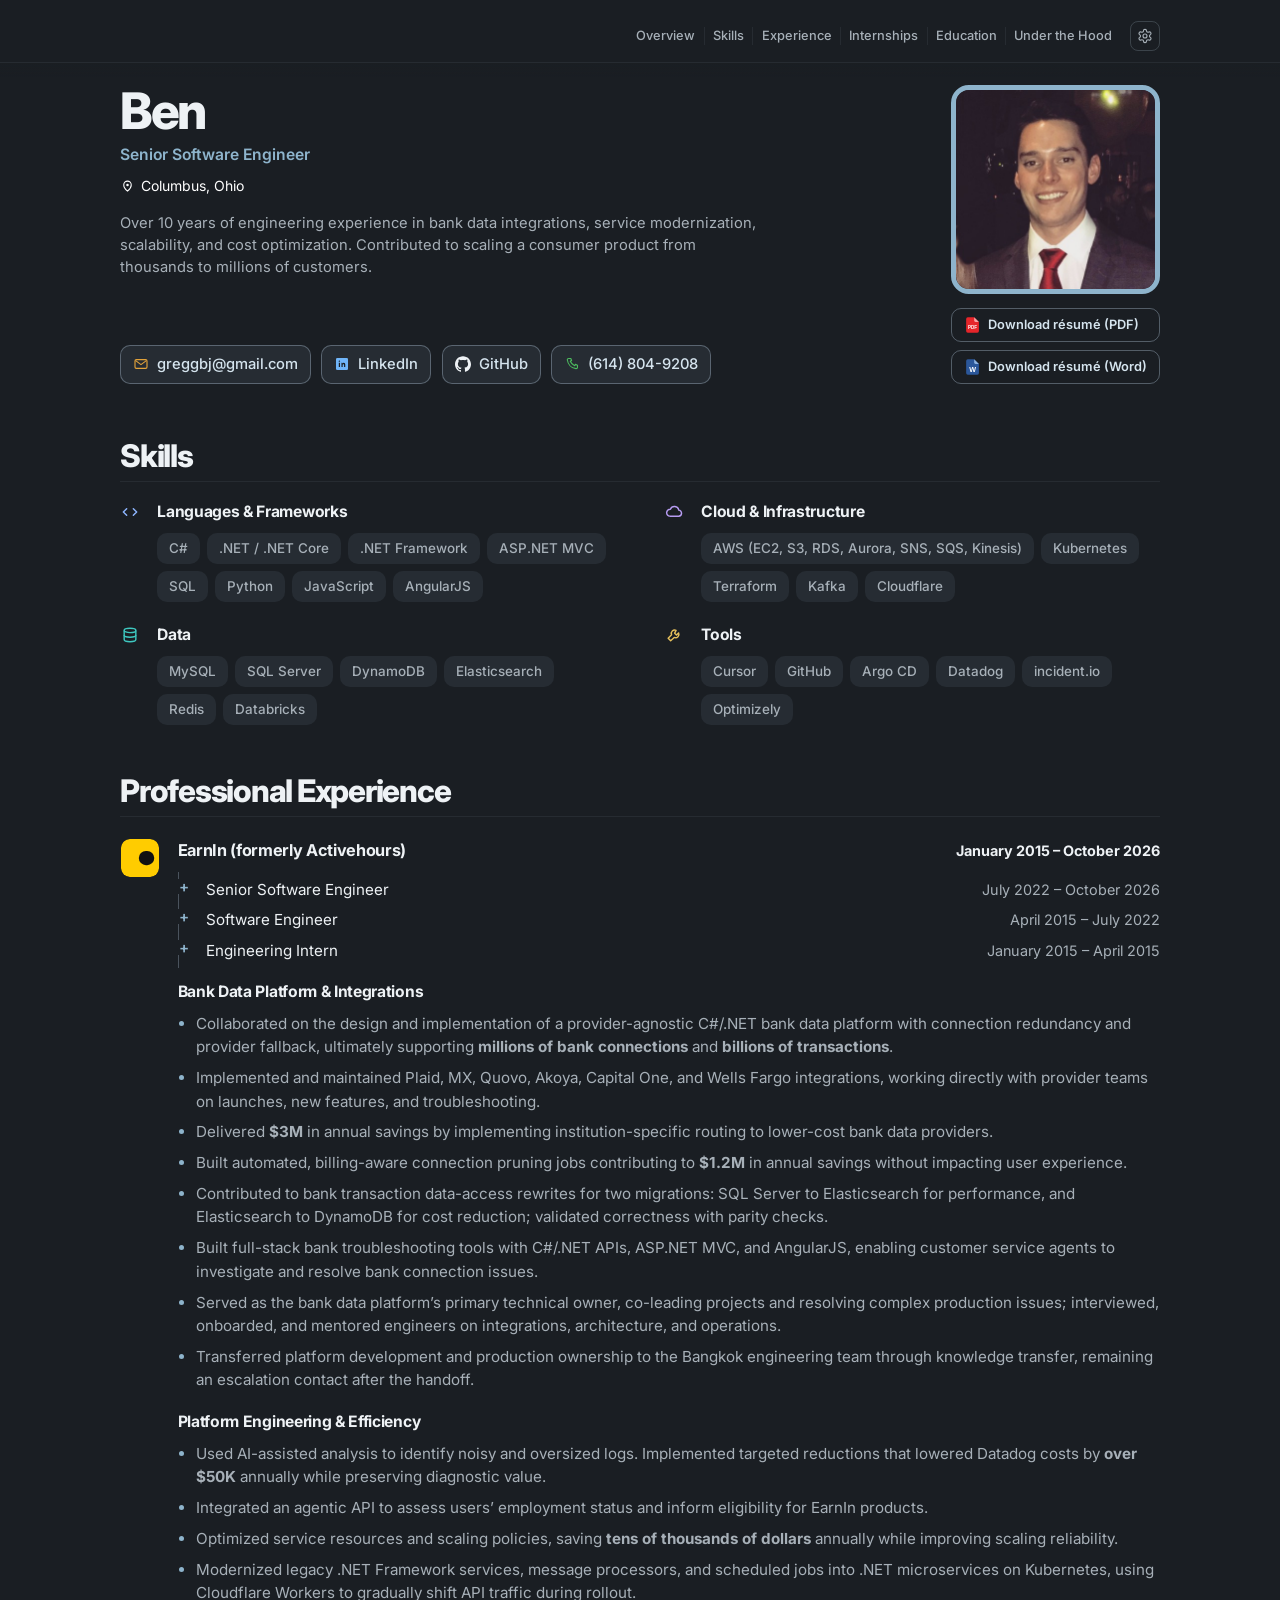
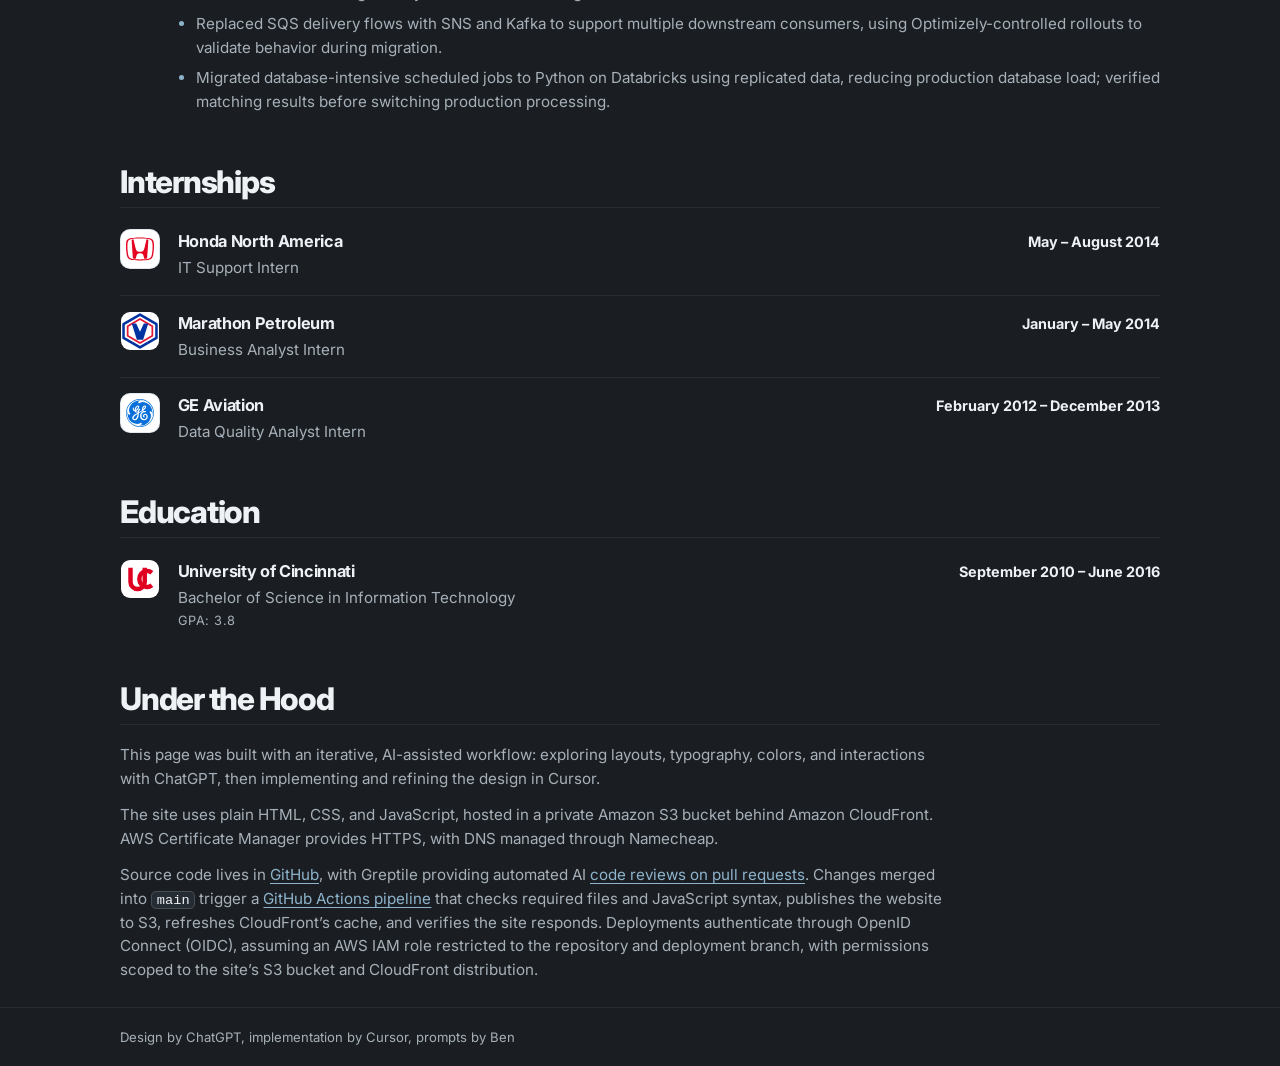
<file: index.html>
<!DOCTYPE html>
<html lang="en">
  <head>
    <meta charset="UTF-8" />
    <meta name="viewport" content="width=device-width, initial-scale=1.0" />
    <title>Benjamin Gregg — Senior Software Engineer</title>
    <meta
      name="description"
      content="Benjamin Gregg is a senior software engineer in Columbus, Ohio. He helped scale EarnIn from thousands to millions of customers."
    />
    <link rel="canonical" href="https://whoisben.dev/" />
    <meta property="og:type" content="profile" />
    <meta property="og:title" content="Benjamin Gregg — Senior Software Engineer" />
    <meta
      property="og:description"
      content="Benjamin Gregg is a senior software engineer in Columbus, Ohio. He helped scale EarnIn from thousands to millions of customers."
    />
    <meta property="og:url" content="https://whoisben.dev/" />
    <meta property="og:image" content="https://whoisben.dev/images/portraits/portrait.jpg" />
    <meta property="og:image:alt" content="Portrait of Benjamin Gregg" />
    <meta property="profile:first_name" content="Benjamin" />
    <meta property="profile:last_name" content="Gregg" />
    <meta name="twitter:card" content="summary" />
    <meta name="twitter:title" content="Benjamin Gregg — Senior Software Engineer" />
    <meta
      name="twitter:description"
      content="Benjamin Gregg is a senior software engineer in Columbus, Ohio. He helped scale EarnIn from thousands to millions of customers."
    />
    <meta name="twitter:image" content="https://whoisben.dev/images/portraits/portrait.jpg" />
    <meta name="theme-color" content="#1a1e23" />
    <script>
      try {
        if (localStorage.getItem("whoisben-theme") === "light") {
          document.documentElement.dataset.theme = "light";
          document.querySelector('meta[name="theme-color"]').setAttribute("content", "#eef1f4");
        }
      } catch {}
    </script>
    <link rel="icon" href="favicon.png" type="image/png" />
    <link rel="apple-touch-icon" href="favicon.png" />
    <link rel="preconnect" href="https://fonts.googleapis.com" />
    <link rel="preconnect" href="https://fonts.gstatic.com" crossorigin />
    <link
      href="https://fonts.googleapis.com/css2?family=Inter:wght@400;500;600;700;800&display=swap"
      rel="stylesheet"
    />
    <link rel="stylesheet" href="styles.css" />
  </head>
  <body>
    <a class="skip-link" href="#main">Skip to content</a>
    <header class="site-header">
      <div class="container header-inner">
        <nav class="section-nav" aria-label="Sections">
          <button
            type="button"
            class="nav-toggle"
            id="nav-toggle"
            aria-label="Open menu"
            aria-expanded="false"
            aria-controls="section-nav-panel"
          >
            <svg viewBox="0 0 24 24" aria-hidden="true">
              <path
                fill="none"
                stroke="currentColor"
                stroke-width="1.7"
                stroke-linecap="round"
                d="M4 7h16M4 12h16M4 17h16"
              />
            </svg>
          </button>
          <div class="section-nav-links" id="section-nav-panel">
            <a href="#top">Overview</a>
            <a href="#skills">Skills</a>
            <a href="#experience">Experience</a>
            <a href="#internships">Internships</a>
            <a href="#education">Education</a>
            <a href="#under-the-hood">Under the Hood</a>
          </div>
        </nav>
        <div class="settings">
          <button
            type="button"
            class="settings-toggle"
            id="settings-toggle"
            aria-label="Settings"
            aria-expanded="false"
            aria-controls="settings-menu"
          >
            <svg viewBox="0 0 24 24" aria-hidden="true">
              <path
                fill="none"
                stroke="currentColor"
                stroke-width="1.7"
                stroke-linecap="round"
                stroke-linejoin="round"
                d="M12.2 2h-.4a2 2 0 0 0-2 2v.18a2 2 0 0 1-1 1.73l-.43.25a2 2 0 0 1-2 0l-.15-.08a2 2 0 0 0-2.73.73l-.22.38a2 2 0 0 0 .73 2.73l.15.1a2 2 0 0 1 1 1.72v.51a2 2 0 0 1-1 1.74l-.15.09a2 2 0 0 0-.73 2.73l.22.38a2 2 0 0 0 2.73.73l.15-.08a2 2 0 0 1 2 0l.43.25a2 2 0 0 1 1 1.73V20a2 2 0 0 0 2 2h.4a2 2 0 0 0 2-2v-.18a2 2 0 0 1 1-1.73l.43-.25a2 2 0 0 1 2 0l.15.08a2 2 0 0 0 2.73-.73l.22-.39a2 2 0 0 0-.73-2.73l-.15-.08a2 2 0 0 1-1-1.74v-.5a2 2 0 0 1 1-1.74l.15-.09a2 2 0 0 0 .73-2.73l-.22-.38a2 2 0 0 0-2.73-.73l-.15.08a2 2 0 0 1-2 0l-.43-.25a2 2 0 0 1-1-1.73V4a2 2 0 0 0-2-2z"
              />
              <circle
                cx="12"
                cy="12"
                r="3"
                fill="none"
                stroke="currentColor"
                stroke-width="1.7"
              />
            </svg>
          </button>
          <div class="settings-menu" id="settings-menu" hidden>
            <span class="settings-label" id="settings-theme-label">Theme</span>
            <div class="theme-switch" role="radiogroup" aria-labelledby="settings-theme-label">
              <button type="button" class="theme-option" role="radio" data-theme-choice="light" aria-checked="false" tabindex="-1">
                Light
              </button>
              <button type="button" class="theme-option" role="radio" data-theme-choice="dark" aria-checked="true" tabindex="0">
                Dark
              </button>
            </div>
          </div>
        </div>
      </div>
    </header>

    <main id="main" tabindex="-1">
      <section class="intro container" id="top">
        <div class="intro-copy">
          <h1>Ben</h1>
          <p class="role">Senior Software Engineer</p>
          <p class="location">
            <a href="https://maps.google.com/?q=Columbus,+Ohio" target="_blank" rel="noopener noreferrer">
              <svg viewBox="0 0 24 24" aria-hidden="true">
                <path
                  fill="none"
                  stroke="currentColor"
                  stroke-width="1.7"
                  stroke-linejoin="round"
                  d="M12 21s6-5.2 6-10a6 6 0 1 0-12 0c0 4.8 6 10 6 10Z"
                />
                <circle cx="12" cy="11" r="2" fill="currentColor" stroke="none" />
              </svg>
              Columbus, Ohio
              <span class="visually-hidden"> (opens in a new tab)</span>
            </a>
          </p>
          <p class="summary">
            Over 10 years of engineering experience in bank data
            integrations, service modernization, scalability, and cost
            optimization. Contributed to scaling a consumer product from
            thousands to millions of customers.
          </p>
          <address>
          <ul class="contact">
            <li>
              <a href="mailto:greggbj@gmail.com">
                <svg class="icon-email" viewBox="0 0 24 24" aria-hidden="true">
                  <rect
                    x="3"
                    y="5.5"
                    width="18"
                    height="13"
                    rx="2"
                    fill="none"
                    stroke="currentColor"
                    stroke-width="1.7"
                  />
                  <path
                    d="m4 7 8 6 8-6"
                    fill="none"
                    stroke="currentColor"
                    stroke-width="1.7"
                    stroke-linejoin="round"
                  />
                </svg>
                greggbj@gmail.com
              </a>
            </li>
            <li>
              <a
                href="https://www.linkedin.com/in/benjamin-gregg/"
                target="_blank"
                rel="noopener noreferrer"
              >
                <svg class="icon-linkedin" viewBox="0 0 24 24" aria-hidden="true">
                  <rect x="3" y="3" width="18" height="18" rx="2" fill="currentColor" />
                  <path
                    class="linkedin-ink"
                    d="M7.2 10.2H9v6.3H7.2v-6.3ZM8.1 6.6a1.1 1.1 0 1 1 0 2.2 1.1 1.1 0 0 1 0-2.2ZM10.6 10.2h1.7v.9h.1c.2-.4 1-1 2-1 2.1 0 2.5 1.4 2.5 3.2v3.2h-1.8v-2.8c0-.7 0-1.5-1-1.5s-1.1.7-1.1 1.5v2.8h-1.8v-6.3Z"
                  />
                </svg>
                LinkedIn
                <span class="visually-hidden"> (opens in a new tab)</span>
              </a>
            </li>
            <li>
              <a
                href="https://github.com/bensbuilds"
                target="_blank"
                rel="noopener noreferrer"
              >
                <svg class="icon-github" viewBox="0 0 24 24" aria-hidden="true">
                  <path
                    fill="currentColor"
                    d="M12 .297c-6.63 0-12 5.373-12 12 0 5.303 3.438 9.8 8.205 11.385.6.113.82-.258.82-.577 0-.285-.01-1.04-.015-2.04-3.338.724-4.042-1.61-4.042-1.61C4.422 18.07 3.633 17.7 3.633 17.7c-1.087-.744.084-.729.084-.729 1.205.084 1.838 1.236 1.838 1.236 1.07 1.835 2.809 1.305 3.495.998.108-.776.417-1.305.76-1.605-2.665-.3-5.466-1.332-5.466-5.93 0-1.31.465-2.38 1.235-3.22-.135-.303-.54-1.523.105-3.176 0 0 1.005-.322 3.3 1.23.96-.267 1.98-.399 3-.405 1.02.006 2.04.138 3 .405 2.28-1.552 3.285-1.23 3.285-1.23.645 1.653.24 2.873.12 3.176.765.84 1.23 1.91 1.23 3.22 0 4.61-2.805 5.625-5.475 5.92.42.36.81 1.096.81 2.22 0 1.606-.015 2.896-.015 3.286 0 .315.21.69.825.57C20.565 22.092 24 17.592 24 12.297c0-6.627-5.373-12-12-12"
                  />
                </svg>
                GitHub
                <span class="visually-hidden"> (opens in a new tab)</span>
              </a>
            </li>
            <li>
              <a href="tel:+16148049208">
                <svg class="icon-phone" viewBox="0 0 24 24" aria-hidden="true">
                  <path
                    fill="none"
                    stroke="currentColor"
                    stroke-width="1.7"
                    stroke-linejoin="round"
                    d="M7 3.8h3.2l1.2 3-2 1.2a12.2 12.2 0 0 0 6.6 6.6l1.2-2 3 1.2V17a2 2 0 0 1-2.2 2A15.2 15.2 0 0 1 5 6a2 2 0 0 1 2-2.2Z"
                  />
                </svg>
                (614) 804-9208
              </a>
            </li>
          </ul>
          </address>
        </div>

        <div class="intro-aside">
          <figure class="portrait">
            <img
              src="images/portraits/portrait.jpg"
              alt="Portrait of Benjamin Gregg"
              width="400"
              height="400"
              decoding="async"
              fetchpriority="high"
            />
            <figcaption class="portrait-fallback">
              <strong>B</strong>
              <span>Your portrait here</span>
            </figcaption>
          </figure>
          <div class="downloads">
            <a id="download-pdf" href="files/Benjamin_Gregg_Resume.pdf" download="Benjamin_Gregg_Resume.pdf">
              <svg viewBox="0 0 20 20" aria-hidden="true">
                <path
                  fill="#E5252A"
                  d="M4.2 1.4h7.1L16.6 6.6V16.8a1.8 1.8 0 0 1-1.8 1.8H4.2a1.8 1.8 0 0 1-1.8-1.8V3.2a1.8 1.8 0 0 1 1.8-1.8z"
                />
                <path fill="#F6A3A6" d="M11.3 1.5 16.5 6.6h-3.6a1.6 1.6 0 0 1-1.6-1.6V1.5z" />
                <text
                  x="9.5"
                  y="14.7"
                  text-anchor="middle"
                  fill="#fff"
                  font-family="Arial, Helvetica, sans-serif"
                  font-size="5.1"
                  font-weight="700"
                >
                  PDF
                </text>
              </svg>
              Download résumé (PDF)
            </a>
            <a id="download-word" href="files/Benjamin_Gregg_Resume.docx" download="Benjamin_Gregg_Resume.docx">
              <svg viewBox="0 0 20 20" aria-hidden="true">
                <path
                  fill="#2B579A"
                  d="M4.2 1.4h7.1L16.6 6.6V16.8a1.8 1.8 0 0 1-1.8 1.8H4.2a1.8 1.8 0 0 1-1.8-1.8V3.2a1.8 1.8 0 0 1 1.8-1.8z"
                />
                <path fill="#8FB4E0" d="M11.3 1.5 16.5 6.6h-3.6a1.6 1.6 0 0 1-1.6-1.6V1.5z" />
                <text
                  x="9.5"
                  y="15.2"
                  text-anchor="middle"
                  fill="#fff"
                  font-family="Arial, Helvetica, sans-serif"
                  font-size="8"
                  font-weight="700"
                >
                  W
                </text>
              </svg>
              Download résumé (Word)
            </a>
          </div>
        </div>
      </section>

      <section class="skills container" id="skills">
        <h2>Skills</h2>
        <div class="skill-grid">
          <article class="skill">
            <span class="skill-icon skill-icon-code" aria-hidden="true">
              <svg viewBox="0 0 24 24">
                <path
                  fill="none"
                  stroke="currentColor"
                  stroke-width="1.7"
                  stroke-linecap="round"
                  stroke-linejoin="round"
                  d="m8 8-4 4 4 4M16 8l4 4-4 4"
                />
              </svg>
            </span>
            <div>
              <h3>Languages &amp; Frameworks</h3>
              <ul class="skill-chips">
                <li>C#</li>
                <li>.NET / .NET Core</li>
                <li>.NET Framework</li>
                <li>ASP.NET MVC</li>
                <li>SQL</li>
                <li>Python</li>
                <li>JavaScript</li>
                <li>AngularJS</li>
              </ul>
            </div>
          </article>

          <article class="skill">
            <span class="skill-icon skill-icon-cloud" aria-hidden="true">
              <svg viewBox="0 0 24 24">
                <path
                  fill="none"
                  stroke="currentColor"
                  stroke-width="1.7"
                  stroke-linejoin="round"
                  d="M7 17h10.2a3.6 3.6 0 0 0 .5-7.2 5.2 5.2 0 0 0-10-1.1A3.3 3.3 0 0 0 7 17Z"
                />
              </svg>
            </span>
            <div>
              <h3>Cloud &amp; Infrastructure</h3>
              <ul class="skill-chips">
                <li>AWS (EC2, S3, RDS, Aurora, SNS, SQS, Kinesis)</li>
                <li>Kubernetes</li>
                <li>Terraform</li>
                <li>Kafka</li>
                <li>Cloudflare</li>
              </ul>
            </div>
          </article>

          <article class="skill">
            <span class="skill-icon skill-icon-data" aria-hidden="true">
              <svg viewBox="0 0 24 24">
                <ellipse
                  cx="12"
                  cy="6.5"
                  rx="7"
                  ry="2.6"
                  fill="none"
                  stroke="currentColor"
                  stroke-width="1.7"
                />
                <path
                  fill="none"
                  stroke="currentColor"
                  stroke-width="1.7"
                  d="M5 6.5v11c0 1.4 3.1 2.6 7 2.6s7-1.2 7-2.6v-11"
                />
                <path
                  fill="none"
                  stroke="currentColor"
                  stroke-width="1.7"
                  d="M5 12c0 1.4 3.1 2.6 7 2.6s7-1.2 7-2.6"
                />
              </svg>
            </span>
            <div>
              <h3>Data</h3>
              <ul class="skill-chips">
                <li>MySQL</li>
                <li>SQL Server</li>
                <li>DynamoDB</li>
                <li>Elasticsearch</li>
                <li>Redis</li>
                <li>Databricks</li>
              </ul>
            </div>
          </article>

          <article class="skill">
            <span class="skill-icon skill-icon-tools" aria-hidden="true">
              <svg viewBox="0 0 24 24">
                <path
                  fill="none"
                  stroke="currentColor"
                  stroke-width="1.7"
                  stroke-linecap="round"
                  stroke-linejoin="round"
                  d="M14.5 6.5a4 4 0 0 0-5.4 5.2L5 16l3 3 4.3-4.1a4 4 0 0 0 5.2-5.4L15 12l-2.2-2.2 1.7-3.3Z"
                />
              </svg>
            </span>
            <div>
              <h3>Tools</h3>
              <ul class="skill-chips">
                <li>Cursor</li>
                <li>GitHub</li>
                <li>Argo CD</li>
                <li>Datadog</li>
                <li>incident.io</li>
                <li>Optimizely</li>
              </ul>
            </div>
          </article>
        </div>
      </section>

      <section class="experience container" id="experience">
        <h2>Professional Experience</h2>
        <div class="jobs">
          <article class="job">
            <img class="job-logo job-logo-flush" src="images/logos/earnin.svg" alt="" width="40" height="40" decoding="async" loading="lazy" />
            <div class="job-body">
              <div class="job-head">
                <h3>EarnIn (formerly Activehours)</h3>
                <p class="job-when job-when-strong">January 2015 – October 2026</p>
              </div>
              <ul class="tracks">
                <li>
                  <span>Senior Software Engineer</span>
                  <span class="job-when">July 2022 – October 2026</span>
                </li>
                <li>
                  <span>Software Engineer</span>
                  <span class="job-when">April 2015 – July 2022</span>
                </li>
                <li>
                  <span>Engineering Intern</span>
                  <span class="job-when">January 2015 – April 2015</span>
                </li>
              </ul>
              <div class="highlights">
                <div>
                  <h4>Bank Data Platform &amp; Integrations</h4>
                  <ul>
                    <li>
                      Collaborated on the design and implementation of a
                      provider-agnostic C#/.NET bank data platform with
                      connection redundancy and provider fallback, ultimately
                      supporting <strong>millions of bank connections</strong> and
                      <strong>billions of transactions</strong>.
                    </li>
                    <li>
                      Implemented and maintained Plaid, MX, Quovo, Akoya,
                      Capital One, and Wells Fargo integrations, working
                      directly with provider teams on launches, new features,
                      and troubleshooting.
                    </li>
                    <li>
                      Delivered <strong>$3M</strong> in annual savings by implementing
                      institution-specific routing to lower-cost bank data
                      providers.
                    </li>
                    <li>
                      Built automated, billing-aware connection pruning jobs
                      contributing to <strong>$1.2M</strong> in annual savings without impacting
                      user experience.
                    </li>
                    <li>
                      Contributed to bank transaction data-access rewrites for
                      two migrations: SQL Server to Elasticsearch for
                      performance, and Elasticsearch to DynamoDB for cost
                      reduction; validated correctness with parity checks.
                    </li>
                    <li>
                      Built full-stack bank troubleshooting tools with C#/.NET
                      APIs, ASP.NET MVC, and AngularJS, enabling customer
                      service agents to investigate and resolve bank connection
                      issues.
                    </li>
                    <li>
                      Served as the bank data platform’s primary technical
                      owner, co-leading projects and resolving complex
                      production issues; interviewed, onboarded, and mentored
                      engineers on integrations, architecture, and operations.
                    </li>
                    <li>
                      Transferred platform development and production ownership
                      to the Bangkok engineering team through knowledge
                      transfer, remaining an escalation contact after the
                      handoff.
                    </li>
                  </ul>
                </div>
                <div>
                  <h4>Platform Engineering &amp; Efficiency</h4>
                  <ul>
                    <li>
                      Used AI-assisted analysis to identify noisy and oversized
                      logs. Implemented targeted reductions that lowered
                      Datadog costs by <strong>over $50K</strong> annually while preserving
                      diagnostic value.
                    </li>
                    <li>
                      Integrated an agentic API to assess users’ employment
                      status and inform eligibility for EarnIn products.
                    </li>
                    <li>
                      Optimized service resources and scaling policies, saving
                      <strong>tens of thousands of dollars</strong> annually while improving
                      scaling reliability.
                    </li>
                    <li>
                      Modernized legacy .NET Framework services, message
                      processors, and scheduled jobs into .NET microservices
                      on Kubernetes, using Cloudflare Workers to gradually
                      shift API traffic during rollout.
                    </li>
                    <li>
                      Replaced SQS delivery flows with SNS and Kafka to support
                      multiple downstream consumers, using Optimizely-controlled
                      rollouts to validate behavior during migration.
                    </li>
                    <li>
                      Migrated database-intensive scheduled jobs to Python on
                      Databricks using replicated data, reducing production
                      database load; verified matching results before
                      switching production processing.
                    </li>
                  </ul>
                </div>
              </div>
            </div>
          </article>
        </div>
      </section>

      <section class="internships container" id="internships">
        <h2>Internships</h2>
        <div class="jobs">
          <article class="job">
            <img class="job-logo" src="images/logos/honda.svg" alt="" width="40" height="40" decoding="async" loading="lazy" />
            <div class="job-body">
              <div class="job-head">
                <h3>Honda North America</h3>
                <p class="job-when job-when-strong">May – August 2014</p>
              </div>
              <p class="job-title">IT Support Intern</p>
            </div>
          </article>

          <article class="job">
            <img class="job-logo job-logo-flush" src="images/logos/marathon.svg" alt="" width="40" height="40" decoding="async" loading="lazy" />
            <div class="job-body">
              <div class="job-head">
                <h3>Marathon Petroleum</h3>
                <p class="job-when job-when-strong">January – May 2014</p>
              </div>
              <p class="job-title">Business Analyst Intern</p>
            </div>
          </article>

          <article class="job">
            <img class="job-logo" src="images/logos/ge.svg" alt="" width="40" height="40" decoding="async" loading="lazy" />
            <div class="job-body">
              <div class="job-head">
                <h3>GE Aviation</h3>
                <p class="job-when job-when-strong">February 2012 – December 2013</p>
              </div>
              <p class="job-title">Data Quality Analyst Intern</p>
            </div>
          </article>
        </div>
      </section>

      <section class="education container" id="education">
        <h2>Education</h2>
        <div class="jobs">
          <article class="job">
            <img class="job-logo job-logo-flush" src="images/logos/uc.svg" alt="" width="40" height="40" decoding="async" loading="lazy" />
            <div class="job-body">
              <div class="job-head">
                <h3>University of Cincinnati</h3>
                <p class="job-when job-when-strong">September 2010 – June 2016</p>
              </div>
              <p class="job-title">Bachelor of Science in Information Technology</p>
              <p class="job-meta">GPA: 3.8</p>
            </div>
          </article>
        </div>
      </section>

      <section class="about-site container" id="under-the-hood">
        <h2>Under the Hood</h2>
        <div class="about-site-copy">
          <p>
            This page was built with an iterative, AI-assisted workflow:
            exploring layouts, typography, colors, and interactions with
            ChatGPT, then implementing and refining the design in Cursor.
          </p>
          <p>
            The site uses plain HTML, CSS, and JavaScript, hosted in a private
            Amazon S3 bucket behind Amazon CloudFront. AWS Certificate Manager
            provides HTTPS, with DNS managed through Namecheap.
          </p>
          <p>
            Source code lives in <a href="https://github.com/bensbuilds/whoisben.dev" target="_blank" rel="noopener noreferrer">GitHub<span class="visually-hidden"> (opens in a new tab)</span></a>, with Greptile providing automated AI
            <a href="https://github.com/bensbuilds/whoisben.dev/pulls" target="_blank" rel="noopener noreferrer">code reviews on pull requests<span class="visually-hidden"> (opens in a new tab)</span></a>. Changes merged into <code>main</code> trigger a
            <a href="https://github.com/bensbuilds/whoisben.dev/actions/workflows/deploy.yml" target="_blank" rel="noopener noreferrer">GitHub Actions pipeline<span class="visually-hidden"> (opens in a new tab)</span></a> that checks required files and JavaScript
            syntax, publishes the website to S3, refreshes CloudFront’s cache,
            and verifies the site responds. Deployments authenticate through
            OpenID Connect (OIDC), assuming an AWS IAM role restricted to the
            repository and deployment branch, with permissions scoped to the
            site’s S3 bucket and CloudFront distribution.
          </p>
        </div>
      </section>
    </main>

    <footer class="site-footer">
      <div class="container">
        <p>Design by ChatGPT, implementation by Cursor, prompts by Ben</p>
      </div>
    </footer>

    <script src="script.js" type="module"></script>
  </body>
</html>
</file>
<file: styles.css>
:root {
  color-scheme: dark;
  --bg: #1a1e23;
  --text: #eef2f5;
  --muted: #a7b0b8;
  --soft: #eef2f5;
  --accent: #8eb4cc;
  --accent-strong: #8eb4cc;
  --line: rgba(168, 188, 204, 0.34);
  --button-text: #d5e4ee;
  --button-bg: transparent;
  --button-line: rgba(168, 188, 204, 0.4);
  --button-hover: #262c33;
  --contact-color: #d5e4ee;
  --contact-border: rgba(168, 188, 204, 0.4);
  --contact-bg: #262c33;
  --contact-hover-color: #eef2f5;
  --contact-hover-border: #8eb4cc;
  --contact-hover-bg: #2c333b;
  --portrait-bg: #2c333b;
  --portrait-text: #eef2f5;
  --portrait-muted: #a7b0b8;
  --track-line: rgba(168, 188, 204, 0.34);
  --footer: #a7b0b8;
  --skill-code: #8eb6ff;
  --skill-cloud: #b79cf2;
  --skill-data: #3ec8c0;
  --skill-tools: #e6c15c;
  --icon-email: #e2a23a;
  --icon-linkedin: #70b5f9;
  --icon-github: #eef2f5;
  --icon-phone: #4cba5e;
  --max: 1040px;
  --rule: rgba(168, 188, 204, 0.23);
  /* Shared dark hairline. The sticky fade starts under this line and does not tint it. */
  --rule-seen: #262b31;
  --intro-bg: #262c33;
  --divider: linear-gradient(var(--rule-seen), var(--rule-seen));
}

html[data-theme="light"] {
  color-scheme: light;
  --bg: #eef1f4;
  --text: #1e242b;
  --muted: #4c5864;
  --soft: #1e242b;
  --accent: #2f6280;
  --accent-strong: #2f6280;
  --line: #c5ced6;
  --button-text: #2f6280;
  --button-bg: #ffffff;
  --button-line: #c9d3db;
  --button-hover: #e3e8ed;
  --contact-color: #2f6280;
  --contact-border: #c9d3db;
  --contact-bg: #ffffff;
  --contact-hover-color: #1e242b;
  --contact-hover-border: #2f6280;
  --contact-hover-bg: #e3e8ed;
  --portrait-bg: #e3e8ed;
  --portrait-text: #1e242b;
  --portrait-muted: #4c5864;
  --track-line: #c5ced6;
  --footer: #4c5864;
  --skill-code: #3d6ec4;
  --skill-cloud: #7a56c4;
  --skill-data: #148f88;
  --skill-tools: #b18416;
  --icon-email: #b8760b;
  --icon-linkedin: #0a66c2;
  --icon-github: #24292f;
  --icon-phone: #1d7a38;
  --rule: #d3dae0;
  --rule-seen: #d3dae0;
  --intro-bg: #ffffff;
  --divider: linear-gradient(var(--rule-seen), var(--rule-seen));
}

*,
*::before,
*::after {
  box-sizing: border-box;
}

html {
  scroll-behavior: smooth;
}

body {
  margin: 0;
  min-height: 100vh;
  font-family: Inter, system-ui, sans-serif;
  background: var(--bg);
  color: var(--text);
  line-height: 1.55;
}

img,
svg {
  max-width: 100%;
}

a {
  color: inherit;
  text-decoration: none;
}

h1,
h2,
h3,
p,
ul,
figure,
address {
  margin: 0;
}

address {
  display: contents;
  font-style: normal;
}

button {
  font: inherit;
}

.visually-hidden {
  position: absolute;
  width: 1px;
  height: 1px;
  padding: 0;
  margin: -1px;
  overflow: hidden;
  clip-path: inset(50%);
  white-space: nowrap;
  border: 0;
}

.skip-link {
  position: fixed;
  z-index: 20;
  top: 0.75rem;
  left: 0.75rem;
  padding: 0.45rem 0.7rem;
  border: 1px solid var(--rule);
  border-radius: 8px;
  background: var(--bg);
  color: var(--text);
  font-size: 0.85rem;
  font-weight: 600;
  transform: translateY(-200%);
}

.skip-link:focus {
  transform: none;
}

#main:focus {
  outline: none;
}

button,
a {
  -webkit-tap-highlight-color: transparent;
}

button:focus-visible,
a:focus-visible {
  outline: 2px solid var(--accent);
  outline-offset: 3px;
}

.container {
  width: min(100% - 3rem, var(--max));
  margin-inline: auto;
}

.site-header {
  position: sticky;
  top: 0;
  z-index: 10;
  background: var(--bg);
  border-bottom: 1px solid var(--rule-seen);
}

.site-header::before {
  content: "";
  position: absolute;
  z-index: -1;
  left: 0;
  right: 0;
  /* Stay in the gap under the hairline. Intro content starts at margin-top
     1.35rem; a taller fade was blurring the name and the portrait. Blur cannot
     stay inside this gap without sampling them, so this is a short gradient. */
  top: calc(100% + 1px);
  height: calc(1.35rem - 8px);
  pointer-events: none;
  background: linear-gradient(
    to bottom,
    color-mix(in srgb, var(--bg) 72%, transparent),
    transparent
  );
}

.header-inner {
  display: grid;
  grid-template-columns: minmax(0, 1fr) auto;
  align-items: center;
  column-gap: 1rem;
  row-gap: 0.35rem;
  min-height: 62px;
  padding: 0.75rem 0 2px;
}

.section-nav {
  display: flex;
  justify-content: flex-end;
  align-items: center;
  min-width: 0;
  padding-right: 0.1rem;
}

.nav-toggle {
  display: none;
  flex-shrink: 0;
  align-items: center;
  justify-content: center;
  width: 30px;
  height: 30px;
  padding: 0;
  border: 1px solid var(--rule);
  border-radius: 8px;
  background: transparent;
  color: var(--muted);
  cursor: pointer;
}

.nav-toggle:hover,
.nav-toggle[aria-expanded="true"] {
  color: var(--text);
  background: color-mix(in srgb, var(--text) 7%, transparent);
}

.nav-toggle svg {
  width: 16px;
  height: 16px;
}

.section-nav-links {
  display: flex;
  flex-wrap: wrap;
  justify-content: flex-end;
  align-items: center;
  align-content: center;
  gap: 0.2rem 1.1rem;
  min-width: 0;
}

.section-nav a {
  position: relative;
  color: var(--muted);
  font-size: 0.8rem;
  font-weight: 500;
  line-height: 1.3;
  white-space: nowrap;
}

.section-nav a + a::before {
  content: "";
  position: absolute;
  top: 50%;
  /* Center a 1px border on the gap. A transformed 1px fill lands on
     different subpixels per link, so some ticks paint solid and others wash out. */
  right: calc(100% + 0.55rem - 0.5px);
  width: 0;
  height: 1.15rem;
  margin-top: -0.575rem;
  box-sizing: content-box;
  border-left: 1px solid var(--rule-seen);
  pointer-events: none;
}

.section-nav a:hover {
  color: var(--text);
}

.settings {
  position: relative;
  flex-shrink: 0;
  justify-self: end;
}

.settings-toggle {
  display: inline-flex;
  align-items: center;
  justify-content: center;
  width: 30px;
  height: 30px;
  padding: 0;
  border: 1px solid var(--rule);
  border-radius: 8px;
  background: transparent;
  color: var(--muted);
  cursor: pointer;
}

.settings-toggle:hover,
.settings-toggle[aria-expanded="true"] {
  color: var(--text);
  background: color-mix(in srgb, var(--text) 7%, transparent);
}

.settings-toggle svg {
  width: 16px;
  height: 16px;
}

.settings-menu {
  position: absolute;
  top: calc(100% + 8px);
  right: 0;
  z-index: 2;
  display: flex;
  align-items: center;
  gap: 0.75rem;
  min-width: max-content;
  padding: 0.5rem 0.65rem;
  border: 1px solid var(--rule);
  border-radius: 10px;
  background: var(--bg);
  color: var(--text);
  box-shadow: 0 8px 20px rgba(16, 22, 28, 0.14);
}

html:not([data-theme="light"]) .settings-menu {
  box-shadow: 0 10px 24px rgba(0, 0, 0, 0.38);
}

.settings-menu[hidden] {
  display: none;
}

.settings-label {
  font-size: 0.78rem;
  font-weight: 600;
  color: var(--muted);
}

.theme-switch {
  display: inline-flex;
  border: 1px solid var(--rule);
  border-radius: 8px;
  overflow: hidden;
}

.theme-option {
  margin: 0;
  border: 0;
  background: transparent;
  color: var(--muted);
  font: inherit;
  font-size: 0.75rem;
  font-weight: 600;
  line-height: 1;
  padding: 0.38rem 0.62rem;
  cursor: pointer;
}

.theme-option + .theme-option {
  border-left: 1px solid var(--rule);
}

.theme-option:hover {
  color: var(--text);
}

.theme-option[aria-checked="true"] {
  background: color-mix(in srgb, var(--text) 10%, var(--bg));
  color: var(--text);
}

.downloads {
  display: flex;
  flex-direction: column;
  align-items: stretch;
  justify-content: flex-start;
  gap: 0.5rem;
  width: max-content;
  max-width: 100%;
  min-width: 0;
}

.downloads a {
  display: inline-flex;
  align-items: center;
  gap: 0.4rem;
  max-width: 100%;
  border: 1px solid var(--button-line);
  background: var(--button-bg);
  color: var(--button-text);
  border-radius: 10px;
  padding: 0.38rem 0.75rem;
  font: inherit;
  font-size: 0.8rem;
  font-weight: 600;
  cursor: pointer;
}

.downloads a:hover {
  background: var(--button-hover);
  border-color: var(--accent);
  color: var(--button-text);
}

.downloads svg {
  width: 18px;
  height: 18px;
  flex-shrink: 0;
  color: inherit;
}

.intro {
  display: grid;
  grid-template-columns: minmax(0, 1fr) auto;
  gap: 1.5rem 2.5rem;
  align-items: start;
  margin-top: 1.35rem;
  margin-bottom: 2rem;
  scroll-margin-top: 66px;
}

.intro-copy {
  display: flex;
  flex-direction: column;
  align-self: stretch;
  min-width: 0;
  text-align: left;
}

@media (min-width: 761px) {
  .contact {
    margin-top: auto;
  }
}

.intro-aside {
  display: flex;
  flex-direction: column;
  align-items: stretch;
  justify-self: end;
  gap: 0.85rem;
  width: max-content;
  min-width: 0;
  max-width: 100%;
}

.role {
  margin-top: 0.35rem;
  color: var(--accent);
  font-weight: 600;
  font-size: 0.98rem;
}

.location {
  margin-top: 0.45rem;
  color: #fff;
  font-size: 0.875rem;
}

html[data-theme="light"] .location {
  color: #000;
}

.location a {
  display: inline-flex;
  align-items: center;
  gap: 0.4rem;
}

.location a:hover {
  color: var(--text);
}

.location svg {
  width: 15px;
  height: 15px;
  flex-shrink: 0;
}

h1 {
  font-size: clamp(2.4rem, 5vw, 3.15rem);
  line-height: 1.05;
  letter-spacing: -0.045em;
  font-weight: 800;
}

.summary {
  margin-top: 0.85rem;
  max-width: 40rem;
  color: var(--muted);
  font-size: 0.92rem;
  line-height: 1.5;
}

.contact {
  display: flex;
  flex-wrap: wrap;
  gap: 0.65rem;
  list-style: none;
  padding: 1.15rem 0 0;
}

.contact li {
  display: flex;
}

.contact a {
  display: flex;
  align-items: center;
  gap: 0.5rem;
  padding: 0.42rem 0.75rem;
  border: 1px solid var(--contact-border);
  border-radius: 10px;
  background: var(--contact-bg);
  color: var(--contact-color);
  font-size: 0.92rem;
  font-weight: 500;
}

.contact a:hover {
  color: var(--contact-hover-color);
  border-color: var(--contact-hover-border);
  background: var(--contact-hover-bg);
}

.contact svg {
  width: 16px;
  height: 16px;
  color: inherit;
  flex-shrink: 0;
}

.contact svg.icon-email {
  color: var(--icon-email);
}

.contact svg.icon-linkedin {
  color: var(--icon-linkedin);
}

.contact svg.icon-github {
  color: var(--icon-github);
}

.contact svg.icon-phone {
  color: var(--icon-phone);
}

.linkedin-ink {
  fill: var(--bg);
}

.portrait {
  position: relative;
  width: 0;
  min-width: 100%;
  max-width: 100%;
  align-self: stretch;
  aspect-ratio: 1;
  margin-top: 0;
  border-radius: 18px;
  overflow: hidden;
  border: 5px solid var(--accent);
  background: var(--portrait-bg);
  display: grid;
  place-items: center;
}

html[data-theme="light"] .portrait {
  border-color: #fff;
}

.portrait img {
  position: absolute;
  inset: 0;
  width: 100%;
  height: 100%;
  object-fit: cover;
  object-position: center 18%;
  border-radius: 0;
}

.portrait:has(img) .portrait-fallback {
  display: none;
}

.portrait-fallback {
  text-align: center;
  color: var(--portrait-text);
}

.portrait-fallback strong {
  display: block;
  font-size: 4.4rem;
  font-weight: 500;
  line-height: 0.9;
  letter-spacing: -0.04em;
}

.portrait-fallback span {
  display: block;
  margin-top: 0.35rem;
  color: var(--portrait-muted);
  font-size: 0.82rem;
}

.skills,
.experience,
.internships,
.education,
.about-site,
.site-footer,
.job {
  position: relative;
}

.skills,
.experience,
.internships,
.education,
.about-site {
  padding: 1.45rem 0 1.6rem;
  scroll-margin-top: 66px;
}

h2 {
  font-size: clamp(1.7rem, 3vw, 1.95rem);
  letter-spacing: -0.04em;
  font-weight: 800;
  line-height: 1.15;
  margin-bottom: 1.15rem;
}

.skills h2::after,
.experience h2::after,
.internships h2::after,
.education h2::after,
.about-site h2::after {
  content: "";
  display: block;
  height: var(--rule-size, 1px);
  margin-top: calc(6px + var(--rule-shift, 0px));
  background: var(--rule-seen);
}

.about-site-copy {
  display: grid;
  gap: 0.8rem;
  max-width: 52rem;
  color: var(--muted);
  font-size: 0.95rem;
}

.about-site-copy a {
  color: var(--accent);
  text-decoration: underline;
  text-underline-offset: 3px;
}

.about-site-copy a:hover {
  color: var(--text);
}

.about-site code {
  font-family: ui-monospace, "SFMono-Regular", Menlo, Consolas, monospace;
  font-size: 0.9em;
  color: var(--text);
  background: var(--intro-bg);
  border: 1px solid var(--rule);
  border-radius: 5px;
  padding: 0.05rem 0.3rem;
}

.skill-grid {
  display: grid;
  grid-template-columns: repeat(2, minmax(0, 1fr));
  gap: 1.35rem 3rem;
}

.skill {
  display: grid;
  grid-template-columns: 26px 1fr;
  gap: 0.1rem 0.7rem;
  align-items: start;
}

.skill-icon {
  color: var(--accent-strong);
  padding-top: 0.1rem;
}

.skill-icon-code {
  color: var(--skill-code);
}

.skill-icon-cloud {
  color: var(--skill-cloud);
}

.skill-icon-data {
  color: var(--skill-data);
}

.skill-icon-tools {
  color: var(--skill-tools);
}

.skill-icon svg {
  width: 20px;
  height: 20px;
  display: block;
}

.skill h3 {
  font-size: 0.98rem;
  font-weight: 700;
  letter-spacing: -0.02em;
}

.skill-chips {
  display: flex;
  flex-wrap: wrap;
  gap: 0.45rem;
  margin: 0.5rem 0 0;
  padding: 0;
  list-style: none;
}

.skill-chips li {
  display: inline-flex;
  align-items: center;
  max-width: 100%;
  padding: 0.34rem 0.68rem;
  border: 1px solid transparent;
  border-radius: 10px;
  background: var(--intro-bg);
  color: var(--muted);
  font-size: 0.84rem;
  font-weight: 500;
  line-height: 1.35;
}

.jobs {
  display: grid;
}

.job {
  display: grid;
  grid-template-columns: 44px minmax(0, 1fr);
  gap: 0.85rem;
  align-items: start;
  padding: 0.95rem 0;
}

.job:not(:last-child) {
  border-bottom: 1px solid transparent;
  border-image-source: var(--divider);
  border-image-slice: 1;
}

.job:first-child {
  padding-top: 0.15rem;
}

.job:last-child {
  padding-bottom: 0.15rem;
}

.job-logo {
  width: 40px;
  height: 40px;
  object-fit: contain;
  background: #fff;
  border: 1px solid var(--line);
  border-radius: 10px;
  padding: 5px;
}

.job-logo-flush {
  padding: 0;
  background: transparent;
  border-color: transparent;
}

.job-head,
.tracks li {
  display: flex;
  justify-content: space-between;
  align-items: baseline;
  gap: 1rem 1.5rem;
}

.job-head {
  flex-wrap: wrap;
}

.job h3 {
  font-size: 1.02rem;
  letter-spacing: -0.02em;
}

.job-when {
  color: var(--muted);
  font-size: 0.9rem;
  text-align: right;
  white-space: nowrap;
}

.job-when-strong {
  color: var(--text);
  font-weight: 700;
}

.job-title,
.job-meta {
  color: var(--muted);
  font-size: 0.95rem;
}

.job-title {
  margin-top: 0.12rem;
}

.job-meta {
  margin-top: 0.08rem;
  color: var(--muted);
  font-size: 0.8rem;
  font-weight: 400;
  letter-spacing: 0.04em;
}

.tracks {
  list-style: none;
  margin: 0.55rem 0 0.75rem;
  padding: 0.15rem 0 0.15rem 0.85rem;
  border-left: 1px solid var(--track-line);
}

.tracks li {
  position: relative;
  padding: 0.22rem 0 0.22rem 0.85rem;
  color: var(--soft);
  font-size: 0.95rem;
}

.tracks li::before {
  content: "+";
  position: absolute;
  left: -0.95rem;
  top: 0.28rem;
  width: 0.9rem;
  color: var(--accent-strong);
  background: var(--bg);
  font-weight: 600;
  line-height: 1;
  text-align: center;
}

.highlights {
  display: grid;
  gap: 1.15rem;
  margin-top: 0.35rem;
}

.highlights h4 {
  margin: 0 0 0.45rem;
  font-size: 0.98rem;
  font-weight: 700;
  letter-spacing: -0.02em;
}

.highlights ul {
  margin: 0;
  padding: 0 0 0 1.15rem;
  display: grid;
  gap: 0.45rem;
  color: var(--muted);
  font-size: 0.95rem;
}

.highlights li::marker {
  color: var(--accent-strong);
}

.site-footer {
  border-top: 1px solid var(--rule-seen);
  color: var(--footer);
  font-size: 0.82rem;
  padding: 1.2rem 0;
}

@media (max-width: 760px) {
  .site-header {
    position: static;
  }

  .site-header::before {
    display: none;
  }

  .header-inner {
    position: relative;
    z-index: 2;
    align-items: center;
  }

  .nav-toggle {
    display: inline-flex;
  }

  .section-nav-links {
    display: none;
  }

  .section-nav-links.is-open {
    display: flex;
    flex-direction: column;
    flex-wrap: nowrap;
    justify-content: flex-start;
    align-items: stretch;
    gap: 0.15rem;
    position: absolute;
    top: calc(100% + 8px);
    right: 0;
    left: auto;
    z-index: 3;
    width: max-content;
    min-width: 12.5rem;
    max-width: 100%;
    margin: 0;
    padding: 0.4rem;
    border: 1px solid var(--rule);
    border-radius: 10px;
    background: var(--bg);
    box-shadow: 0 8px 20px rgba(16, 22, 28, 0.14);
  }

  html:not([data-theme="light"]) .section-nav-links.is-open {
    box-shadow: 0 10px 24px rgba(0, 0, 0, 0.38);
  }

  .section-nav-links.is-open a {
    display: flex;
    align-items: center;
    min-height: 44px;
    padding: 0.55rem 0.8rem;
    border-radius: 8px;
    color: var(--text);
    font-size: 0.95rem;
  }

  .section-nav-links.is-open a:hover {
    background: color-mix(in srgb, var(--text) 7%, transparent);
    color: var(--text);
  }

  .section-nav a + a::before {
    content: none;
  }

  .intro,
  .skill-grid {
    grid-template-columns: 1fr;
  }

  .intro {
    margin-top: 1.35rem;
    /* Button stack owns the contact-to-download gap. Keep the portrait-to-copy
       space on the portrait so the photo does not move. */
    row-gap: 0;
  }

  .intro-copy {
    order: 2;
    align-items: flex-start;
    text-align: left;
  }

  .intro-aside {
    display: contents;
  }

  .portrait {
    order: 1;
    justify-self: center;
    align-self: center;
    width: min(100%, max(17rem, 72%));
    min-width: 0;
    max-width: 100%;
    margin-bottom: 1.5rem;
  }

  .contact {
    align-self: stretch;
    flex-direction: column;
    flex-wrap: nowrap;
    align-items: stretch;
    justify-content: flex-start;
    gap: 0.5rem;
    width: 100%;
  }

  .contact li {
    width: 100%;
  }

  .contact a,
  .downloads a {
    display: flex;
    align-items: center;
    justify-content: flex-start;
    width: 100%;
    gap: 0.4rem;
    padding: 0.38rem 0.75rem;
    border-radius: 10px;
    font-size: 0.8rem;
    font-weight: 600;
    line-height: 1.55;
  }

  .downloads {
    order: 3;
    justify-self: stretch;
    width: 100%;
    max-width: 100%;
    align-items: stretch;
    justify-content: flex-start;
    gap: 0.5rem;
    margin-top: 0.5rem;
  }

  html:not([data-theme="light"]) .downloads a {
    background: var(--contact-bg);
    border-color: var(--contact-border);
    color: var(--contact-color);
  }

  html:not([data-theme="light"]) .downloads a:hover {
    background: var(--contact-hover-bg);
    border-color: var(--contact-hover-border);
    color: var(--contact-hover-color);
  }

  .job-head,
  .tracks li {
    flex-direction: column;
    align-items: flex-start;
    gap: 0.1rem;
  }

  .job-when {
    text-align: left;
    white-space: normal;
  }
}

@media (max-width: 520px) {
  .container {
    width: min(100% - 1.5rem, var(--max));
  }

  .header-inner {
    align-items: center;
    column-gap: 0.7rem;
  }

  .section-nav {
    gap: 0.15rem 0.8rem;
  }

  .contact {
    gap: 0.5rem;
  }

  h1 {
    font-size: clamp(2.05rem, 11vw, 2.6rem);
  }
}

@media print {
  .skip-link,
  .about-site,
  .downloads,
  .settings,
  .settings-menu,
  .nav-toggle,
  .section-nav-links {
    display: none !important;
  }

  .site-header {
    display: none !important;
  }

  .tracks li::before {
    position: static;
    background: #fff;
  }

  .site-header::before {
    display: none;
  }

  body {
    background: #fff;
    color: #172033;
  }

  .intro {
    margin: 0;
    padding: 0 0 1rem;
    background: transparent;
    border: 0;
    border-radius: 0;
  }

  .role,
  .contact svg,
  .contact svg.icon-email,
  .contact svg.icon-linkedin,
  .contact svg.icon-github,
  .contact svg.icon-phone,
  .tracks li::before {
    color: #1d4e89;
  }

  .skill-icon {
    print-color-adjust: exact;
  }

  .summary,
  .location,
  .job-when,
  .job-title,
  .job-meta,
  .highlights,
  .site-footer,
  .portrait-fallback span {
    color: #3d4d61;
  }

  .skill-chips li {
    color: #1d4e89;
    border-color: #c5d0dc;
    background: transparent;
  }

  .contact a {
    color: #1d4e89;
    border-color: #c5d0dc;
    background: transparent;
  }

  .portrait,
  .job-logo {
    border-color: #d5deea;
    print-color-adjust: exact;
  }

  .portrait {
    background: #eef3f8;
    color: #172033;
    box-shadow: none;
  }

  .skills h2::after,
  .experience h2::after,
  .internships h2::after,
  .education h2::after {
    height: 1px;
    margin-top: 6px;
    background: #9aabbc;
  }

  .site-footer {
    border-top: 1px solid #9aabbc;
  }

  .job:not(:last-child) {
    border-bottom: 1px solid #9aabbc;
    border-image: none;
  }

  .tracks {
    border-color: #d7e0ea;
  }

  a {
    text-decoration: none;
  }
}

@media (prefers-reduced-motion: reduce) {
  html {
    scroll-behavior: auto;
  }
}
</file>
